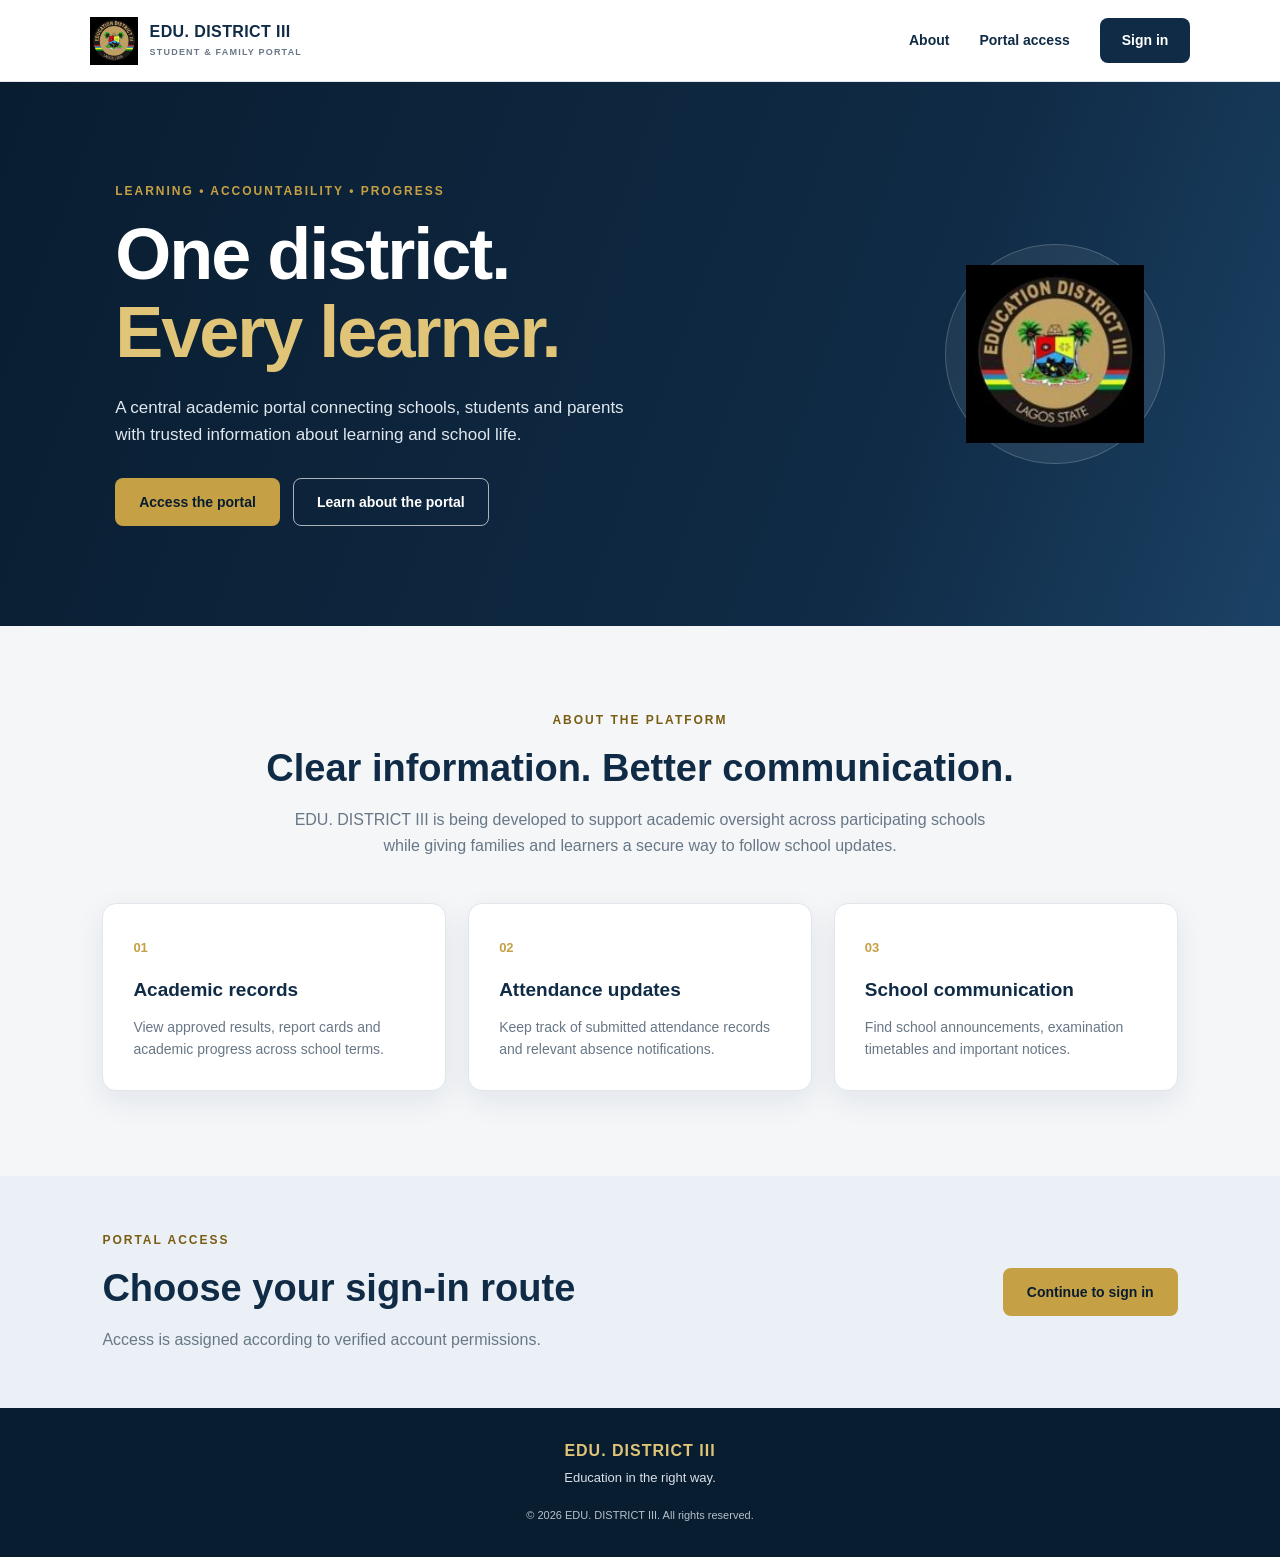
<file: index.html>
<!DOCTYPE html>
<html lang="en">
<head>
  <meta charset="UTF-8">
  <meta name="viewport" content="width=device-width, initial-scale=1.0">
  <meta name="theme-color" content="#102B46">
  <meta name="description" content="EDU. DISTRICT III student and family academic portal.">

  <title>EDU. DISTRICT III | Academic Portal</title>

  <link rel="stylesheet" href="css/style.css">
  <script src="js/script.js" defer></script>
  <link rel="icon" href="images/favicon.png">
</head>

<body>

  <!-- HEADER -->
  <header class="site-header">

    <a class="brand" href="index.html">
      <img src="images/district-logo.jpg" alt="EDU. DISTRICT III emblem">

      <span>
        EDU. DISTRICT III
        <small>STUDENT & FAMILY PORTAL</small>
      </span>
    </a>

    <button
      class="menu-toggle"
      type="button"
      aria-expanded="false"
      aria-controls="main-nav">
      Menu
    </button>

    <nav id="main-nav" class="main-nav" aria-label="Main navigation">
      <a href="#about">About</a>
      <a href="#access">Portal access</a>
      <a class="nav-button" href="login.html">Sign in</a>
    </nav>

  </header>

  <main>

    <!-- HERO SECTION -->
    <section class="hero">

      <div class="hero-copy">

        <p class="eyebrow">
          LEARNING • ACCOUNTABILITY • PROGRESS
        </p>

        <h1>
          One district.<br>
          <span>Every learner.</span>
        </h1>

        <p class="hero-lead">
          A central academic portal connecting schools,
          students and parents with trusted information
          about learning and school life.
        </p>

        <div class="hero-actions">
          <a class="button button-gold" href="login.html">
            Access the portal
          </a>

          <a class="button button-outline" href="#about">
            Learn about the portal
          </a>
        </div>

      </div>

      <div class="hero-mark">
        <img
          src="images/district-logo.jpg"
          alt="District III official emblem">
      </div>

    </section>

    <!-- ABOUT SECTION -->
    <section id="about" class="section intro-section">

      <p class="eyebrow">ABOUT THE PLATFORM</p>

      <h2>Clear information. Better communication.</h2>

      <p class="section-lead">
        EDU. DISTRICT III is being developed to support
        academic oversight across participating schools
        while giving families and learners a secure way
        to follow school updates.
      </p>

      <div class="feature-grid">

        <article class="feature-card">
          <span class="feature-number">01</span>
          <h3>Academic records</h3>
          <p>
            View approved results, report cards and
            academic progress across school terms.
          </p>
        </article>

        <article class="feature-card">
          <span class="feature-number">02</span>
          <h3>Attendance updates</h3>
          <p>
            Keep track of submitted attendance records
            and relevant absence notifications.
          </p>
        </article>

        <article class="feature-card">
          <span class="feature-number">03</span>
          <h3>School communication</h3>
          <p>
            Find school announcements, examination
            timetables and important notices.
          </p>
        </article>

      </div>

    </section>

    <!-- PORTAL ACCESS -->
    <section id="access" class="access-section">

      <div>
        <p class="eyebrow">PORTAL ACCESS</p>

        <h2>Choose your sign-in route</h2>

        <p>
          Access is assigned according to verified
          account permissions.
        </p>
      </div>

      <a class="button button-gold" href="login.html">
        Continue to sign in
      </a>

    </section>

  </main>

  <!-- FOOTER -->
  <footer class="site-footer">

    <div class="footer-brand">
      EDU. DISTRICT III
    </div>

    <p>Education in the right way.</p>

    <small>
      © <span id="year"></span> EDU. DISTRICT III.
      All rights reserved.
    </small>

  </footer>

</body>
</html>
</file>
<file: css/style.css>
/* =========================================
   EDU. DISTRICT III
   Official Institutional Design System
   ========================================= */

/* 1. DESIGN TOKENS */

:root {
  --navy: #102B46;
  --navy-dark: #091D30;
  --navy-light: #1B4265;

  --white: #FFFFFF;
  --gold: #C5A044;
  --gold-light: #E0C477;

  --background: #F4F6F8;
  --surface: #FFFFFF;
  --text: #263746;
  --muted: #687786;
  --border: #E1E6EB;

  --success: #237A52;
  --danger: #B63A3A;

  --radius: 14px;
  --shadow: 0 10px 30px rgba(16, 43, 70, 0.08);
}

/* 2. GLOBAL RESET */

* {
  margin: 0;
  padding: 0;
  box-sizing: border-box;
}

html {
  scroll-behavior: smooth;
  scroll-padding-top: 90px;
}

body {
  font-family: Arial, Helvetica, sans-serif;
  background: var(--background);
  color: var(--text);
  line-height: 1.6;
  min-height: 100vh;
}

a {
  color: inherit;
  text-decoration: none;
}

button,
input,
select {
  font: inherit;
}

button,
a {
  -webkit-tap-highlight-color: transparent;
}

img {
  max-width: 100%;
  display: block;
}

/* 3. HEADER */

.site-header {
  width: 100%;
  min-height: 82px;
  padding: 14px 7%;
  background: var(--white);
  display: flex;
  justify-content: space-between;
  align-items: center;
  gap: 20px;
  border-bottom: 1px solid var(--border);
  position: sticky;
  top: 0;
  z-index: 100;
}

.brand {
  display: flex;
  align-items: center;
  gap: 12px;
  color: var(--navy);
  font-weight: 800;
  letter-spacing: 0.4px;
}

.brand img {
  width: 48px;
  height: 48px;
  object-fit: contain;
}

.brand span {
  display: flex;
  flex-direction: column;
  line-height: 1.3;
}

.brand small {
  font-size: 9px;
  color: var(--muted);
  letter-spacing: 1.2px;
  margin-top: 4px;
}

.main-nav {
  display: flex;
  align-items: center;
  gap: 30px;
}

.main-nav a {
  font-size: 14px;
  font-weight: 600;
  color: var(--navy);
  transition: color 0.2s ease;
}

.main-nav a:hover,
.text-link:hover {
  color: var(--gold);
}

.nav-button {
  background: var(--navy);
  color: var(--white) !important;
  padding: 11px 22px;
  border-radius: 8px;
}

.nav-button:hover {
  background: var(--navy-light);
}

.menu-toggle {
  display: none;
  background: var(--navy);
  color: var(--white);
  border: none;
  padding: 9px 14px;
  border-radius: 7px;
  cursor: pointer;
}

/* 4. HERO SECTION */

.hero {
  background:
    linear-gradient(
      110deg,
      var(--navy-dark),
      var(--navy) 70%,
      var(--navy-light)
    );

  color: var(--white);
  padding: 100px 9%;
  min-height: 490px;

  display: flex;
  align-items: center;
  justify-content: space-between;
  gap: 55px;
}

.hero-copy {
  max-width: 650px;
}

.eyebrow {
  color: var(--gold);
  font-size: 12px;
  font-weight: 800;
  letter-spacing: 2px;
  margin-bottom: 15px;
}

.hero h1 {
  font-size: clamp(42px, 6vw, 72px);
  line-height: 1.08;
  margin-bottom: 22px;
  letter-spacing: -2px;
}

.hero h1 span {
  color: var(--gold-light);
}

.hero-lead {
  max-width: 540px;
  font-size: 17px;
  color: #E0E7EE;
  margin-bottom: 30px;
}

.hero-actions {
  display: flex;
  flex-wrap: wrap;
  gap: 13px;
}

.hero-mark {
  width: 220px;
  min-width: 160px;
  padding: 20px;
  background: rgba(255, 255, 255, 0.07);
  border: 1px solid rgba(255, 255, 255, 0.18);
  border-radius: 50%;
}

.hero-mark img {
  width: 100%;
  object-fit: contain;
}

/* 5. BUTTONS */

.button {
  min-height: 46px;
  padding: 12px 23px;
  display: inline-flex;
  justify-content: center;
  align-items: center;
  text-align: center;
  border-radius: 8px;
  border: 1px solid transparent;
  font-size: 14px;
  font-weight: 700;
  cursor: pointer;
  transition:
    transform 0.2s ease,
    background 0.2s ease;
}

.button:hover {
  transform: translateY(-2px);
}

.button-gold {
  background: var(--gold);
  color: var(--navy-dark);
}

.button-gold:hover {
  background: var(--gold-light);
}

.button-primary {
  background: var(--navy);
  color: var(--white);
}

.button-primary:hover {
  background: var(--navy-light);
}

.button-outline {
  border-color: rgba(255, 255, 255, 0.65);
  color: var(--white);
}

.button-outline:hover {
  background: rgba(255, 255, 255, 0.1);
}

.button-full {
  width: 100%;
}

/* 6. GENERAL SECTIONS */

.section {
  padding: 85px 8%;
}

.intro-section {
  text-align: center;
}

.intro-section h2,
.access-section h2 {
  color: var(--navy);
  font-size: clamp(27px, 4vw, 38px);
  line-height: 1.2;
  margin-bottom: 16px;
}

.section-lead {
  max-width: 720px;
  margin: 0 auto;
  color: var(--muted);
}

.feature-grid {
  margin-top: 45px;
  display: grid;
  grid-template-columns: repeat(3, 1fr);
  gap: 22px;
  text-align: left;
}

.feature-card {
  background: var(--surface);
  padding: 30px;
  border: 1px solid var(--border);
  border-radius: var(--radius);
  box-shadow: var(--shadow);
}

.feature-number {
  display: inline-block;
  color: var(--gold);
  font-weight: 800;
  font-size: 13px;
  margin-bottom: 16px;
}

.feature-card h3 {
  color: var(--navy);
  margin-bottom: 10px;
  font-size: 19px;
}

.feature-card p {
  color: var(--muted);
  font-size: 14px;
}

/* 7. ACCESS SECTION */

.access-section {
  background: #EAF0F5;
  padding: 55px 8%;
  display: flex;
  justify-content: space-between;
  align-items: center;
  gap: 25px;
}

.access-section p:not(.eyebrow) {
  color: var(--muted);
}

/* 8. AUTHENTICATION PAGES */

.auth-page {
  background: var(--background);
}

.auth-main {
  width: min(100% - 32px, 900px);
  margin: 55px auto;
  display: grid;
  grid-template-columns: minmax(0, 1fr);
  justify-items: center;
  gap: 28px;
}

.auth-card {
  width: 100%;
  max-width: 480px;
  background: var(--white);
  padding: 38px;
  border: 1px solid var(--border);
  border-radius: var(--radius);
  box-shadow: var(--shadow);
}

.auth-card h1 {
  color: var(--navy);
  font-size: 31px;
  margin-bottom: 8px;
}

.muted {
  color: var(--muted);
  font-size: 14px;
  margin-bottom: 27px;
}

.auth-card form {
  display: flex;
  flex-direction: column;
}

.auth-card label {
  color: var(--navy);
  font-size: 13px;
  font-weight: 700;
  margin-bottom: 7px;
}

.auth-card input,
.auth-card select {
  width: 100%;
  min-height: 48px;
  padding: 12px 14px;
  margin-bottom: 19px;
  background: var(--white);
  border: 1px solid var(--border);
  border-radius: 8px;
  color: var(--text);
  outline: none;
}

.auth-card input:focus,
.auth-card select:focus {
  border-color: var(--gold);
  box-shadow: 0 0 0 3px rgba(197, 160, 68, 0.15);
}

.auth-card input::placeholder {
  color: #9AA5AF;
}

.form-note {
  color: var(--muted);
  font-size: 12px;
  margin-top: 15px;
  line-height: 1.6;
}

.auth-bottom {
  border-top: 1px solid var(--border);
  padding-top: 20px;
  margin-top: 25px;
  text-align: center;
  font-size: 13px;
  color: var(--muted);
}

.auth-bottom a,
.text-link {
  color: var(--navy);
  font-weight: 700;
}

.registration-info {
  max-width: 480px;
  width: 100%;
  background: #EAF0F5;
  border-radius: var(--radius);
  padding: 25px;
}

.registration-info h2 {
  color: var(--navy);
  font-size: 19px;
  margin-bottom: 13px;
}

.registration-info ol {
  padding-left: 20px;
  color: var(--text);
  font-size: 14px;
}

.registration-info li {
  margin-bottom: 9px;
}

.registration-info p {
  color: var(--muted);
  font-size: 12px;
  margin-top: 15px;
}

/* 9. FOOTER */

.site-footer {
  background: var(--navy-dark);
  color: #D8E0E8;
  padding: 30px 7%;
  text-align: center;
}

.footer-brand {
  color: var(--gold-light);
  font-weight: 800;
  letter-spacing: 1px;
  margin-bottom: 5px;
}

.site-footer p {
  font-size: 13px;
  margin-bottom: 12px;
}

.site-footer small {
  font-size: 11px;
  color: #B5C1CC;
}

/* 10. RESPONSIVE DESIGN */

@media (max-width: 800px) {

  .site-header {
    padding: 13px 5%;
    flex-wrap: wrap;
  }

  .menu-toggle {
    display: block;
  }

  .main-nav {
    display: none;
    width: 100%;
    flex-direction: column;
    align-items: flex-start;
    gap: 18px;
    padding: 15px 0 5px;
  }

  .main-nav.active {
    display: flex;
  }

  .hero {
    padding: 75px 7%;
    flex-direction: column;
    align-items: flex-start;
  }

  .hero-mark {
    width: 150px;
    align-self: center;
  }

  .feature-grid {
    grid-template-columns: 1fr;
  }

  .access-section {
    flex-direction: column;
    align-items: flex-start;
  }
}

@media (max-width: 480px) {

  .brand img {
    width: 40px;
    height: 40px;
  }

  .brand {
    font-size: 13px;
  }

  .brand small {
    font-size: 8px;
  }

  .hero {
    padding: 60px 6%;
  }

  .hero h1 {
    font-size: 43px;
  }

  .hero-lead {
    font-size: 15px;
  }

  .hero-actions {
    flex-direction: column;
    width: 100%;
  }

  .hero-actions .button {
    width: 100%;
  }

  .section {
    padding: 65px 6%;
  }

  .auth-main {
    margin: 30px auto;
  }

  .auth-card {
    padding: 25px 20px;
  }

  .auth-card h1 {
    font-size: 27px;
  }
}

/* 11. ACCESSIBILITY */

:focus-visible {
  outline: 3px solid var(--gold);
  outline-offset: 3px;
}

@media (prefers-reduced-motion: reduce) {
  *,
  *::before,
  *::after {
    scroll-behavior: auto !important;
    transition-duration: 0.01ms !important;
    animation-duration: 0.01ms !important;
  }
}


/* 12. CONTRAST FIX - gold eyebrow text on light backgrounds (WCAG AA) */

.intro-section .eyebrow,
.access-section .eyebrow,
.auth-card .eyebrow,
.dash-intro .eyebrow {
  color: #7A5C12;
}

/* 13. PARENT DASHBOARD */

.dash-main {
  width: min(100% - 32px, 860px);
  margin: 40px auto 60px;
  display: flex;
  flex-direction: column;
  gap: 34px;
}

.dash-intro h1 {
  color: var(--navy);
  font-size: clamp(26px, 5vw, 34px);
  margin-bottom: 8px;
}

.dash-heading {
  color: var(--navy);
  font-size: 21px;
  margin-bottom: 14px;
}

.dash-card {
  background: var(--white);
  padding: 32px;
  border: 1px solid var(--border);
  border-radius: var(--radius);
  box-shadow: var(--shadow);
}

.dash-form {
  display: flex;
  flex-direction: column;
}

.dash-form label {
  color: var(--navy);
  font-size: 13px;
  font-weight: 700;
  margin-bottom: 7px;
}

.dash-form input[type="text"],
.dash-form input[type="file"],
.dash-form select {
  width: 100%;
  min-height: 48px;
  padding: 12px 14px;
  margin-bottom: 19px;
  background: var(--white);
  border: 1px solid var(--border);
  border-radius: 8px;
  color: var(--text);
  outline: none;
}

.dash-form input:focus,
.dash-form select:focus {
  border-color: var(--gold);
  box-shadow: 0 0 0 3px rgba(197, 160, 68, 0.15);
}

.field-note {
  margin: -12px 0 14px;
}

.photo-preview {
  width: 110px;
  height: 130px;
  object-fit: cover;
  border: 1px solid var(--border);
  border-radius: 8px;
  margin-bottom: 19px;
}

.photo-preview[hidden] {
  display: none;
}

.check-row {
  display: flex;
  align-items: flex-start;
  gap: 10px;
  font-weight: 400 !important;
  margin-bottom: 22px !important;
}

.check-row input {
  margin-top: 4px;
  width: 18px;
  height: 18px;
  flex-shrink: 0;
}

.button-small {
  min-height: 40px;
  padding: 8px 16px;
}

.button-outline-dark {
  border-color: var(--navy);
  color: var(--navy);
  background: transparent;
}

.button-outline-dark:hover {
  background: #EAF0F5;
}

.empty-state {
  background: #EAF0F5;
  border-radius: var(--radius);
  padding: 22px;
  color: var(--text);
  font-size: 14px;
}

.child-card {
  background: var(--white);
  border: 1px solid var(--border);
  border-radius: var(--radius);
  box-shadow: var(--shadow);
  padding: 22px;
  margin-bottom: 16px;
}

.child-head {
  display: flex;
  gap: 16px;
  align-items: flex-start;
}

.child-photo {
  width: 72px;
  height: 86px;
  object-fit: cover;
  background: #EAF0F5;
  border: 1px solid var(--border);
  border-radius: 8px;
  flex-shrink: 0;
}

.child-info h3 {
  color: var(--navy);
  font-size: 18px;
  margin-bottom: 2px;
}

.child-meta {
  color: var(--muted);
  font-size: 13px;
  margin-top: 4px;
}

.child-note {
  margin-top: 14px;
  font-size: 13px;
  color: var(--text);
}

.badge {
  display: inline-block;
  margin-top: 8px;
  padding: 3px 11px;
  border-radius: 999px;
  font-size: 12px;
  font-weight: 700;
}

.badge-ok      { background: #E3F3EA; color: #1B5E3F; }
.badge-pending { background: #FBF1D6; color: #6E5410; }
.badge-bad     { background: #F8E1E1; color: #8E2A2A; }

.child-card > .button {
  margin-top: 16px;
}

.child-panel {
  margin-top: 18px;
  padding-top: 18px;
  border-top: 1px solid var(--border);
}

.child-panel[hidden] {
  display: none;
}

.child-panel h4 {
  color: var(--navy);
  font-size: 16px;
  margin: 18px 0 8px;
}

.child-panel h4:first-child {
  margin-top: 0;
}

.child-panel h5 {
  color: var(--text);
  font-size: 13px;
  margin: 14px 0 8px;
}

.promo-banner {
  background: #E3F3EA;
  color: #1B5E3F;
  border-radius: 10px;
  padding: 14px 16px;
  margin-bottom: 8px;
  font-size: 14px;
}

.table-scroll {
  overflow-x: auto;
}

.result-table {
  width: 100%;
  min-width: 420px;
  border-collapse: collapse;
  font-size: 14px;
}

.result-table th,
.result-table td {
  text-align: left;
  padding: 9px 10px;
  border-bottom: 1px solid var(--border);
}

.result-table th {
  color: var(--muted);
  font-size: 12px;
  font-weight: 700;
}

.result-table .strong {
  font-weight: 700;
  color: var(--navy);
}

.attendance-list {
  list-style: none;
  font-size: 14px;
}

.attendance-list li {
  display: flex;
  justify-content: space-between;
  align-items: center;
  padding: 8px 0;
  border-bottom: 1px solid var(--border);
}

.attendance-list .badge {
  margin-top: 0;
}

@media (max-width: 480px) {
  .dash-card { padding: 22px 18px; }
  .child-head { gap: 12px; }
}
</file>
